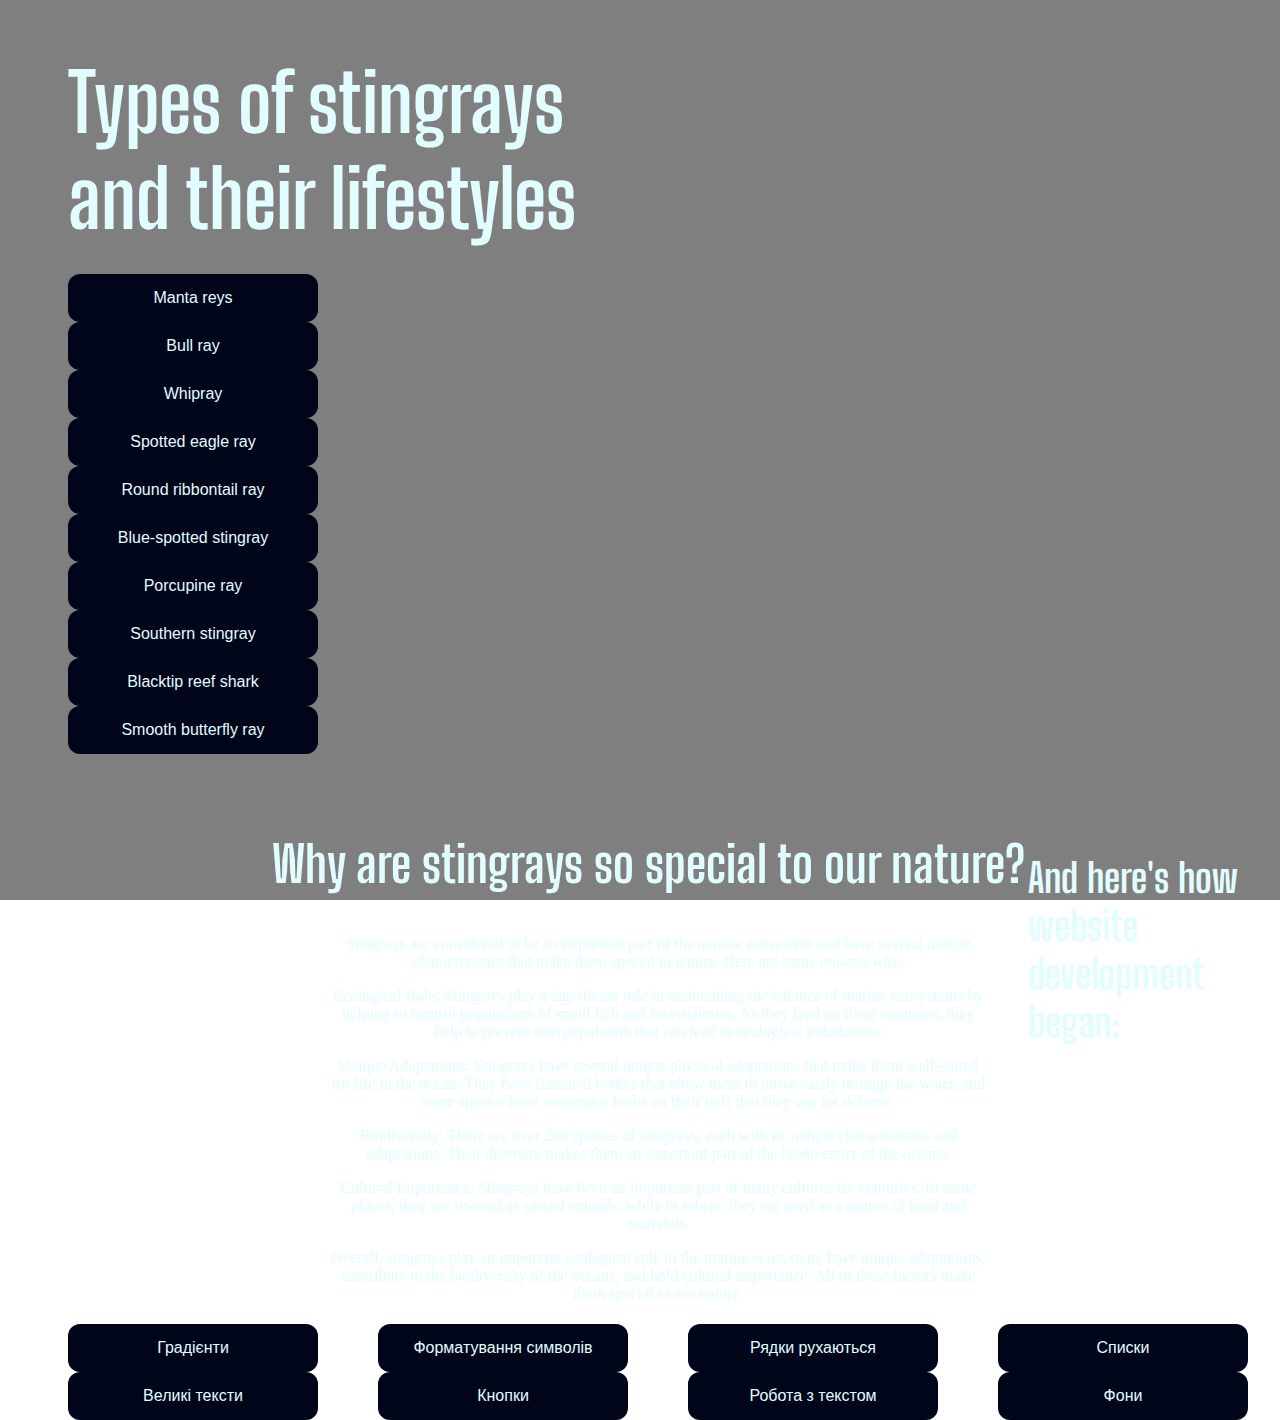
<file: index.html>
<!DOCTYPE html>
<html>
<head>
	<meta charset="utf-8">
	<meta name="viewport" content="width=device-width, initial-scale=1">
	<title>Graduation work</title>
	<link rel="stylesheet" type="text/css" href="файл.css">
	<link rel="icon" type="text/css" href="https://cdn-icons-png.flaticon.com/512/47/47440.png">
</head>
<body>
<header><h1>Types of stingrays and their lifestyles</h1></header>
<div id="er">
	<a href="Manta%20reys.html"><button class="button">Manta reys</button></a>
	<a href="Bull%20ray.html"><button class="button">Bull ray</button></a>
	<a href="Whipray.html"><button class="button">Whipray</button></a>
	<a href="Spotted%20eagle%20ray.html"><button class="button">Spotted eagle ray</button></a>
	<a href="Round%20ribbontail%20ray.html"><button class="button">Round ribbontail ray</button></a>
	<a href="file:///D:/tt/%D1%81%D0%B0%D0%B9%D1%82%20n/Blue-spotted%20stingray.html"><button class="button">Blue-spotted stingray</button></a>
	<a href="file:///D:/tt/%D1%81%D0%B0%D0%B9%D1%82%20n/Porcupine%20ray.html"><button class="button">Porcupine ray</button></a>
	<a href="file:///D:/tt/%D1%81%D0%B0%D0%B9%D1%82%20n/Southern%20stingray.html"><button class="button">Southern stingray</button></a>
	<a href="file:///D:/tt/%D1%81%D0%B0%D0%B9%D1%82%20n/Blacktip%20reef%20sharks.html"><button class="button">Blacktip reef shark</button></a>
	<a href="file:///D:/tt/%D1%81%D0%B0%D0%B9%D1%82%20n/Smooth%20butterfly%20ray.html"><button class="button">Smooth butterfly ray</button></a>
</div>
<div id="text">
	<h2>Why are stingrays so special to our nature?</h2>
    <p>Stingrays are considered to be an important part of the marine ecosystem and have several unique characteristics that make them special to nature. Here are some reasons why:</p>

    <p>Ecological Role: Stingrays play a significant role in maintaining the balance of marine ecosystems by helping to control populations of small fish and invertebrates. As they feed on these creatures, they help to prevent overpopulation that can lead to ecological imbalances.</p>

    <p>Unique Adaptations: Stingrays have several unique physical adaptations that make them well-suited for life in the ocean. They have flattened bodies that allow them to move easily through the water, and some species have venomous barbs on their tails that they use for defense.</p>

    <p>Biodiversity: There are over 200 species of stingrays, each with its unique characteristics and adaptations. Their diversity makes them an important part of the biodiversity of the oceans.</p>

    <p>Cultural Importance: Stingrays have been an important part of many cultures for centuries. In some places, they are revered as sacred animals, while in others, they are used as a source of food and materials.</p>

    <p>Overall, stingrays play an important ecological role in the marine ecosystem, have unique adaptations, contribute to the biodiversity of the oceans, and hold cultural importance. All of these factors make them special to our nature.</p>
	</div>
	<div id="works">
		<h3>And here's how website development began:</h3>
        <a href="%D1%83%D1%80%D0%BE%D0%BA%D0%B8"><button class="button">Градієнти</button></a>
        <a href="%D1%83%D1%80%D0%BE%D0%BA%D0%B8"><button class="button">Форматування символів</button></a>
        <a href="%D1%83%D1%80%D0%BE%D0%BA%D0%B8"><button class="button">Рядки рухаються</button></a>
        <a href="%D1%83%D1%80%D0%BE%D0%BA%D0%B8"><button class="button">Списки</button></a>
        <a href="%D1%83%D1%80%D0%BE%D0%BA%D0%B8"><button class="button">Великі тексти</button></a>
        <a href="%D1%83%D1%80%D0%BE%D0%BA%D0%B8"><button class="button">Кнопки</button></a>
        <a href="%D1%83%D1%80%D0%BE%D0%BA%D0%B8"><button class="button">Робота з текстом</button></a>	
        <a href="%D1%83%D1%80%D0%BE%D0%BA%D0%B8/2%D1%84%D0%BE%D0%BD%D0%B8.html"><button class="button">Фони</button></a>
    </div>
</body>
</html>
</file>
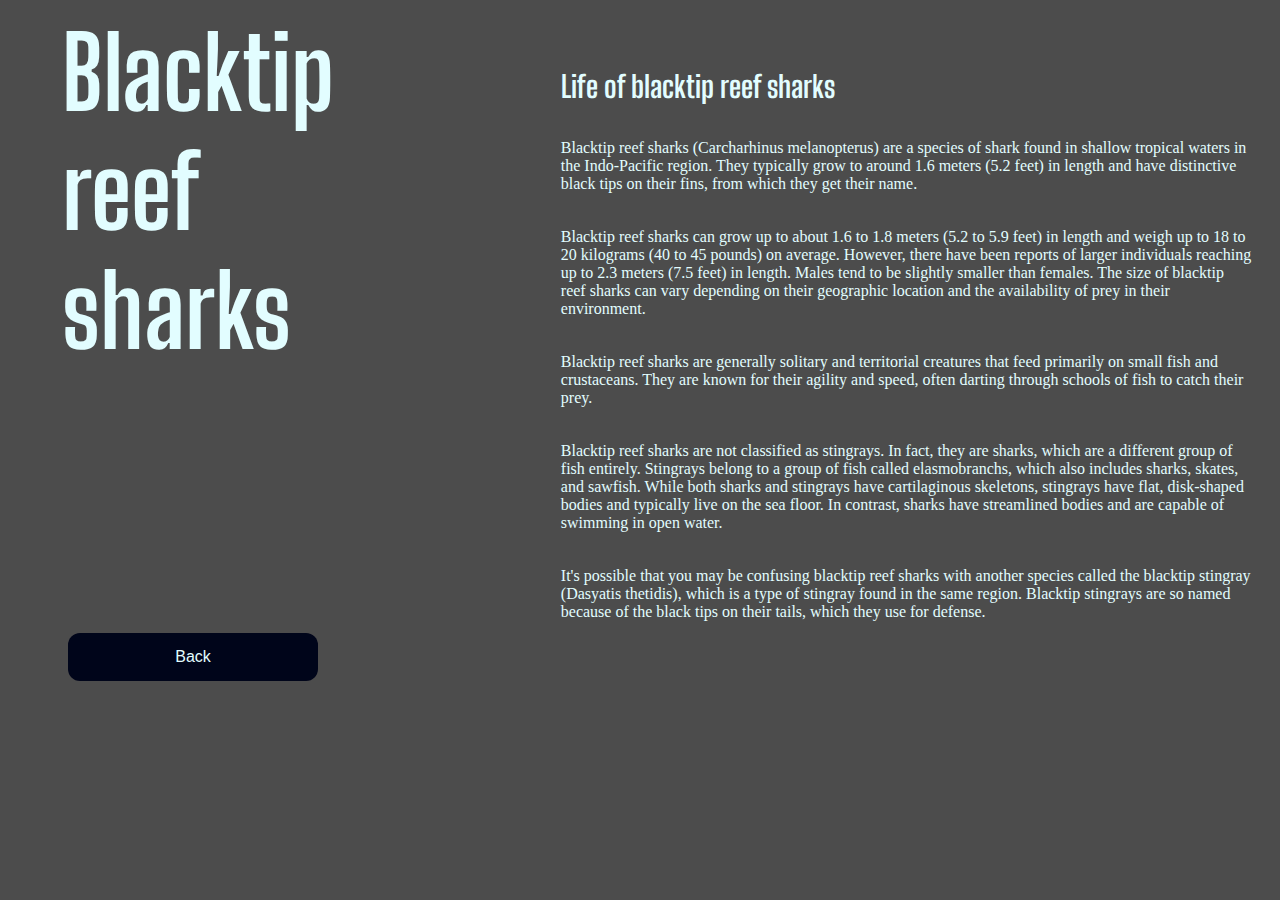
<file: Blacktip reef sharks.html>
</head><!DOCTYPE html>
<html>
<head>
	<meta charset="utf-8">
	<meta name="viewport" content="width=device-width, initial-scale=1">
	<title>Blacktip reef sharks</title>
	<link rel="stylesheet" type="text/css" href="Blacktip reef sharks.css">
	<link rel="icon" type="text/css" href="https://cdn-icons-png.flaticon.com/512/47/47440.png">
	<style type="text/css">
		.button{
              background-color: #00051A; 
              color: #e2fdff;
              padding: 15px 32px;
              text-align: center;
              display: inline-block;
              font-size: 16px;
              float: left;
              border: 4px #86432d;
              margin-left: 60px;
              size: 70px;
              border-radius: 12px;
              width: 250px;
		}
		.button:hover{
			background-color: #001024;
			color: #b3faff;
			box-shadow: 0 12px 16px 0 rgba(0,0,0,0.5), 0 17px 50px 0 rgba(0,0,0,0.2);
		}
	</style>
<body>
<header><h1>Blacktip reef sharks</h1></header>

<footer><h2>Life of blacktip reef sharks</h2>

	<p>Blacktip reef sharks (Carcharhinus melanopterus) are a species of shark found in shallow tropical waters in the Indo-Pacific region. They typically grow to around 1.6 meters (5.2 feet) in length and have distinctive black tips on their fins, from which they get their name.</p>
	
	<p>Blacktip reef sharks can grow up to about 1.6 to 1.8 meters (5.2 to 5.9 feet) in length and weigh up to 18 to 20 kilograms (40 to 45 pounds) on average. However, there have been reports of larger individuals reaching up to 2.3 meters (7.5 feet) in length. Males tend to be slightly smaller than females. The size of blacktip reef sharks can vary depending on their geographic location and the availability of prey in their environment.</p>
	
	<p>Blacktip reef sharks are generally solitary and territorial creatures that feed primarily on small fish and crustaceans. They are known for their agility and speed, often darting through schools of fish to catch their prey.</p>
	
	<p>Blacktip reef sharks are not classified as stingrays. In fact, they are sharks, which are a different group of fish entirely. Stingrays belong to a group of fish called elasmobranchs, which also includes sharks, skates, and sawfish. While both sharks and stingrays have cartilaginous skeletons, stingrays have flat, disk-shaped bodies and typically live on the sea floor. In contrast, sharks have streamlined bodies and are capable of swimming in open water.</p>

	<p>It's possible that you may be confusing blacktip reef sharks with another species called the blacktip stingray (Dasyatis thetidis), which is a type of stingray found in the same region. Blacktip stingrays are so named because of the black tips on their tails, which they use for defense.</p>
</footer>

<div id="menu">
	<a href="file:///D:/tt/%D1%81%D0%B0%D0%B9%D1%82%20n/%D0%BE%D1%81%D0%BD%D0%BE%D0%B2%D0%B0.html"><button class="button">Back</button></a>
</div>

</body>
</html>
</file>
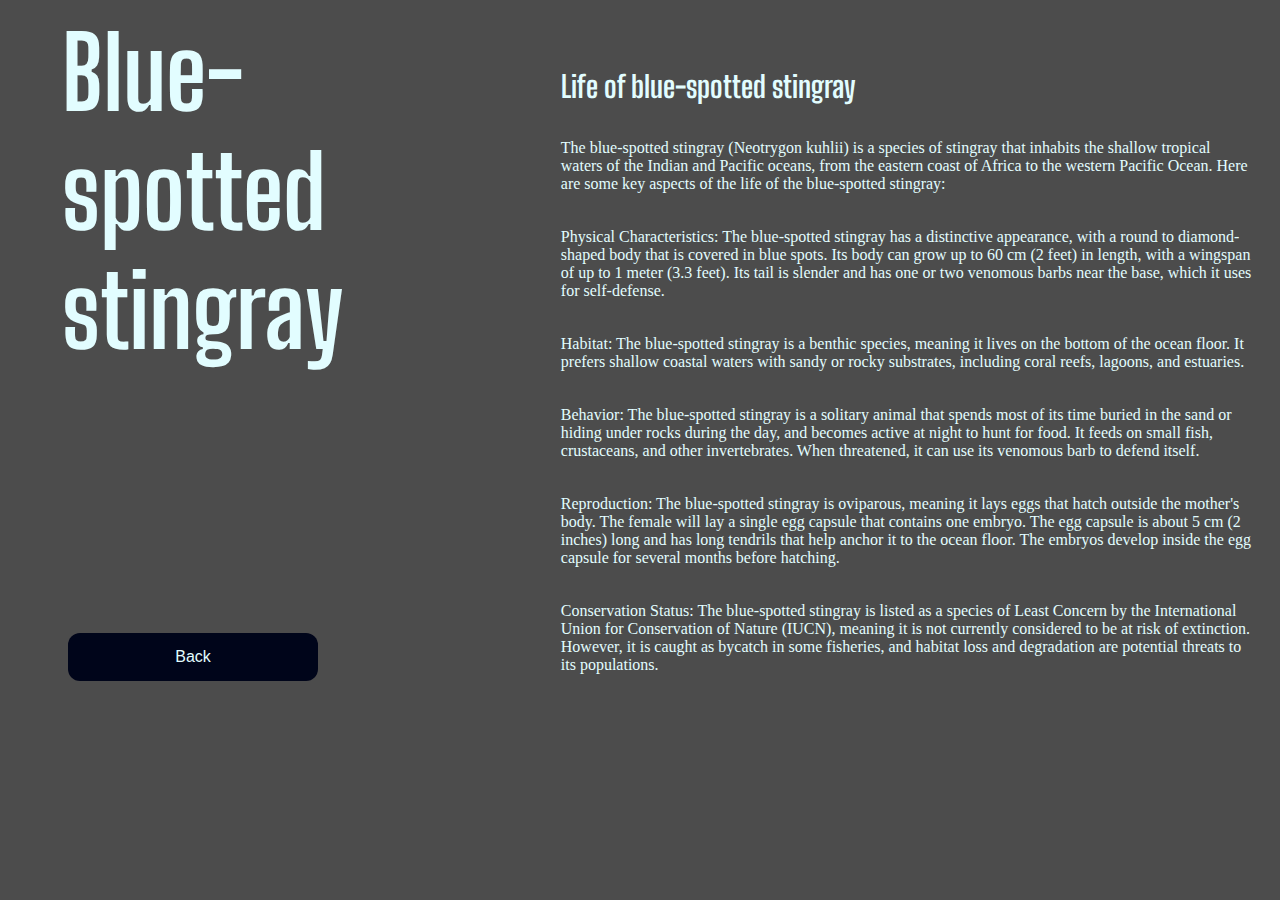
<file: Blue-spotted stingray.html>
<!DOCTYPE html>
<html>
<head>
	<meta charset="utf-8">
	<meta name="viewport" content="width=device-width, initial-scale=1">
	<title>Blue-spotted stingray</title>
	<link rel="stylesheet" type="text/css" href="Blue-spotted stingray.css">
	<link rel="icon" type="text/css" href="https://cdn-icons-png.flaticon.com/512/47/47440.png">
	<style type="text/css">
		.button{
              background-color: #00051A; 
              color: #e2fdff;
              padding: 15px 32px;
              text-align: center;
              display: inline-block;
              font-size: 16px;
              float: left;
              border: 4px #86432d;
              margin-left: 60px;
              size: 70px;
              border-radius: 12px;
              width: 250px;
		}
		.button:hover{
			background-color: #001024;
			color: #b3faff;
			box-shadow: 0 12px 16px 0 rgba(0,0,0,0.5), 0 17px 50px 0 rgba(0,0,0,0.2);
		}
	</style>
</head>
<body>
<header><h1>Blue-spotted stingray</h1></header>

<footer><h2>Life of blue-spotted stingray</h2>

	<p>The blue-spotted stingray (Neotrygon kuhlii) is a species of stingray that inhabits the shallow tropical waters of the Indian and Pacific oceans, from the eastern coast of Africa to the western Pacific Ocean. Here are some key aspects of the life of the blue-spotted stingray:</p>
	
	<p>Physical Characteristics:
    The blue-spotted stingray has a distinctive appearance, with a round to diamond-shaped body that is covered in blue spots. Its body can grow up to 60 cm (2 feet) in length, with a wingspan of up to 1 meter (3.3 feet). Its tail is slender and has one or two venomous barbs near the base, which it uses for self-defense.</p>
	
	<p>Habitat:
    The blue-spotted stingray is a benthic species, meaning it lives on the bottom of the ocean floor. It prefers shallow coastal waters with sandy or rocky substrates, including coral reefs, lagoons, and estuaries.</p>
	
	<p>Behavior:
    The blue-spotted stingray is a solitary animal that spends most of its time buried in the sand or hiding under rocks during the day, and becomes active at night to hunt for food. It feeds on small fish, crustaceans, and other invertebrates. When threatened, it can use its venomous barb to defend itself.</p>

	<p>Reproduction:
    The blue-spotted stingray is oviparous, meaning it lays eggs that hatch outside the mother's body. The female will lay a single egg capsule that contains one embryo. The egg capsule is about 5 cm (2 inches) long and has long tendrils that help anchor it to the ocean floor. The embryos develop inside the egg capsule for several months before hatching.</p>

	<p>Conservation Status:
    The blue-spotted stingray is listed as a species of Least Concern by the International Union for Conservation of Nature (IUCN), meaning it is not currently considered to be at risk of extinction. However, it is caught as bycatch in some fisheries, and habitat loss and degradation are potential threats to its populations.</p>
</footer>

<div id="menu">
	<a href="file:///D:/tt/%D1%81%D0%B0%D0%B9%D1%82%20n/%D0%BE%D1%81%D0%BD%D0%BE%D0%B2%D0%B0.html"><button class="button">Back</button></a>
</div>

</body>
</html>
</file>
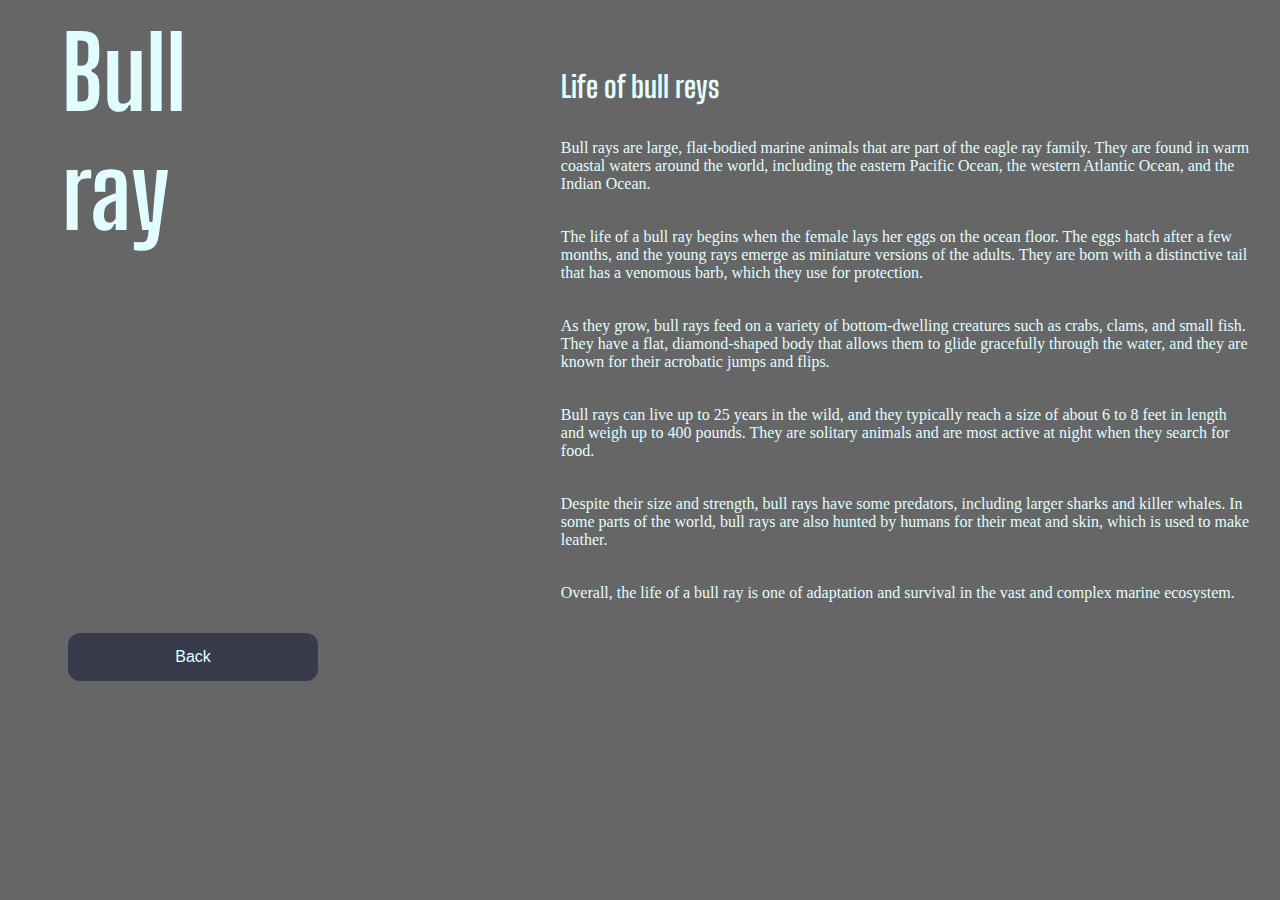
<file: Bull ray.html>
<!DOCTYPE html>
<html>
<head>
	<meta charset="utf-8">
	<meta name="viewport" content="width=device-width, initial-scale=1">
	<title>Bull ray</title>
	<link rel="stylesheet" type="text/css" href="Bull ray.css">
	<link rel="icon" type="text/css" href="https://cdn-icons-png.flaticon.com/512/47/47440.png">
	<style type="text/css">
		.button{
              background-color: #373B4C; 
              color: #e2fdff;
              padding: 15px 32px;
              text-align: center;
              display: inline-block;
              font-size: 16px;
              float: left;
              border: 4px #86432d;
              margin-left: 60px;
              size: 70px;
              border-radius: 12px;
              width: 250px;
		}
		.button:hover{
			background-color: #292D3E;
			color: #525563;
			box-shadow: 0 12px 16px 0 rgba(0,0,0,0.5), 0 17px 50px 0 rgba(0,0,0,0.2);
		}
	</style>
</head>
<body>
<header><h1>Bull ray</h1></header>

<footer><h2>Life of bull reys</h2>

	<p>Bull rays are large, flat-bodied marine animals that are part of the eagle ray family. They are found in warm coastal waters around the world, including the eastern Pacific Ocean, the western Atlantic Ocean, and the Indian Ocean.</p>
	
	<p>The life of a bull ray begins when the female lays her eggs on the ocean floor. The eggs hatch after a few months, and the young rays emerge as miniature versions of the adults. They are born with a distinctive tail that has a venomous barb, which they use for protection.</p>
	
	<p>As they grow, bull rays feed on a variety of bottom-dwelling creatures such as crabs, clams, and small fish. They have a flat, diamond-shaped body that allows them to glide gracefully through the water, and they are known for their acrobatic jumps and flips.</p>
	
	<p>Bull rays can live up to 25 years in the wild, and they typically reach a size of about 6 to 8 feet in length and weigh up to 400 pounds. They are solitary animals and are most active at night when they search for food.</p>

	<p>Despite their size and strength, bull rays have some predators, including larger sharks and killer whales. In some parts of the world, bull rays are also hunted by humans for their meat and skin, which is used to make leather.</p>

	<p>Overall, the life of a bull ray is one of adaptation and survival in the vast and complex marine ecosystem.</p>
</footer>

<div id="menu">
	<a href="file:///D:/tt/%D1%81%D0%B0%D0%B9%D1%82%20n/%D0%BE%D1%81%D0%BD%D0%BE%D0%B2%D0%B0.html"><button class="button">Back</button></a>
</div>
</body>
</html>
</file>
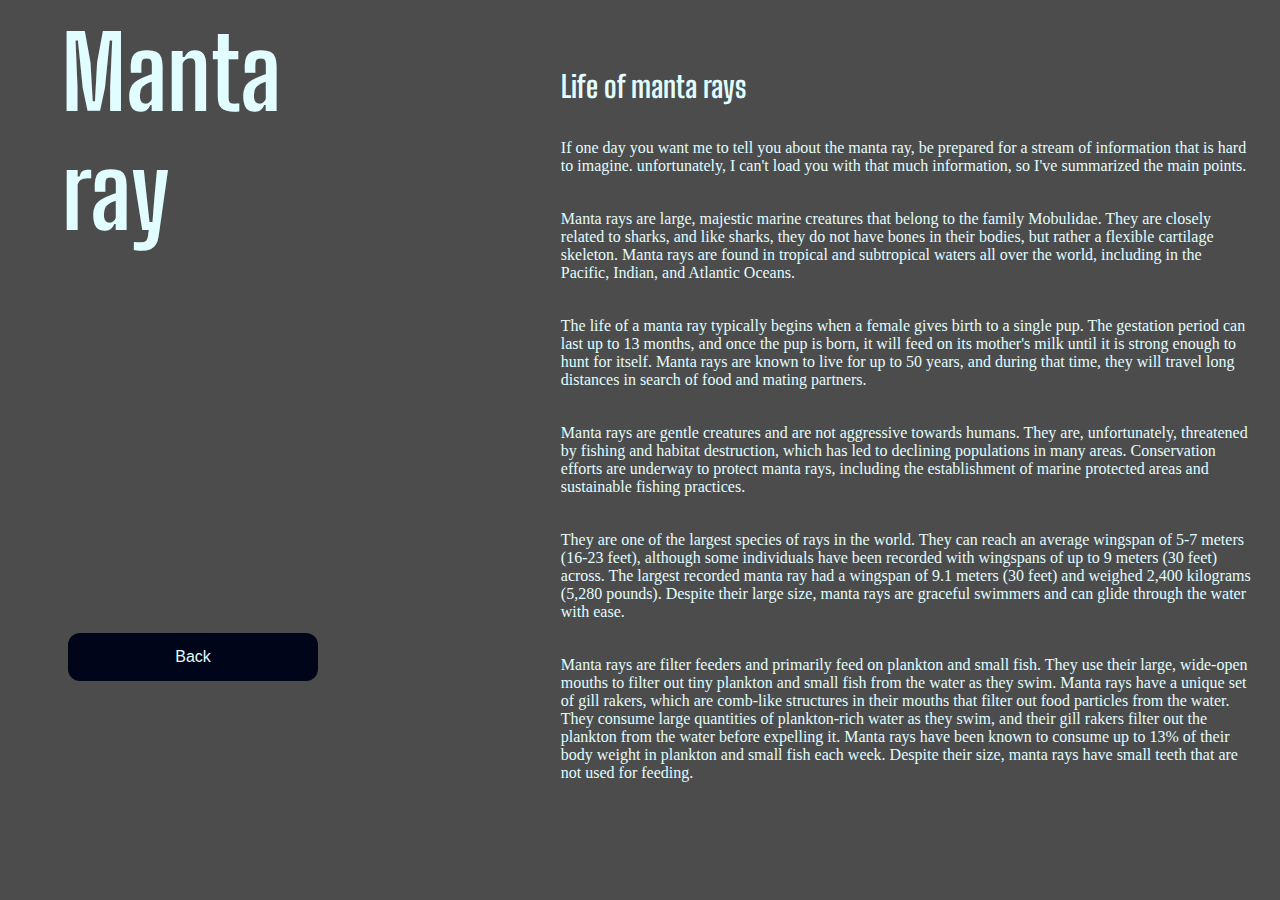
<file: Manta reys.html>
</head><!DOCTYPE html>
<html>
<head>
	<meta charset="utf-8">
	<meta name="viewport" content="width=device-width, initial-scale=1">
	<title>Manta ray</title>
	<link rel="stylesheet" type="text/css" href="mantarey.css">
	<link rel="icon" type="text/css" href="https://cdn-icons-png.flaticon.com/512/47/47440.png">
	<style type="text/css">
		.button{
              background-color: #00051A; 
              color: #e2fdff;
              padding: 15px 32px;
              text-align: center;
              display: inline-block;
              font-size: 16px;
              float: left;
              border: 4px #86432d;
              margin-left: 60px;
              size: 70px;
              border-radius: 12px;
              width: 250px;
		}
		.button:hover{
			background-color: #001024;
			color: #b3faff;
			box-shadow: 0 12px 16px 0 rgba(0,0,0,0.5), 0 17px 50px 0 rgba(0,0,0,0.2);
		}
	</style>
<body>
<header><h1>Manta ray</h1></header>

<footer><h2>Life of manta rays</h2>

	<p>If one day you want me to tell you about the manta ray, be prepared for a stream of information that is hard to imagine. unfortunately, I can't load you with that much information, so I've summarized the main points.</p>
	
	<p>Manta rays are large, majestic marine creatures that belong to the family Mobulidae. They are closely related to sharks, and like sharks, they do not have bones in their bodies, but rather a flexible cartilage skeleton. Manta rays are found in tropical and subtropical waters all over the world, including in the Pacific, Indian, and Atlantic Oceans.</p>
	
	<p>The life of a manta ray typically begins when a female gives birth to a single pup. The gestation period can last up to 13 months, and once the pup is born, it will feed on its mother's milk until it is strong enough to hunt for itself. Manta rays are known to live for up to 50 years, and during that time, they will travel long distances in search of food and mating partners.</p>
	
	<p>Manta rays are gentle creatures and are not aggressive towards humans. They are, unfortunately, threatened by fishing and habitat destruction, which has led to declining populations in many areas. Conservation efforts are underway to protect manta rays, including the establishment of marine protected areas and sustainable fishing practices.</p>

	<p>They are one of the largest species of rays in the world. They can reach an average wingspan of 5-7 meters (16-23 feet), although some individuals have been recorded with wingspans of up to 9 meters (30 feet) across. The largest recorded manta ray had a wingspan of 9.1 meters (30 feet) and weighed 2,400 kilograms (5,280 pounds). Despite their large size, manta rays are graceful swimmers and can glide through the water with ease.</p>

	<p>Manta rays are filter feeders and primarily feed on plankton and small fish. They use their large, wide-open mouths to filter out tiny plankton and small fish from the water as they swim. Manta rays have a unique set of gill rakers, which are comb-like structures in their mouths that filter out food particles from the water. They consume large quantities of plankton-rich water as they swim, and their gill rakers filter out the plankton from the water before expelling it. Manta rays have been known to consume up to 13% of their body weight in plankton and small fish each week. Despite their size, manta rays have small teeth that are not used for feeding.</p>
</footer>

<div id="menu">
	<a href="file:///D:/tt/%D1%81%D0%B0%D0%B9%D1%82%20n/%D0%BE%D1%81%D0%BD%D0%BE%D0%B2%D0%B0.html"><button class="button">Back</button></a>
</div>

</body>
</html>
</file>
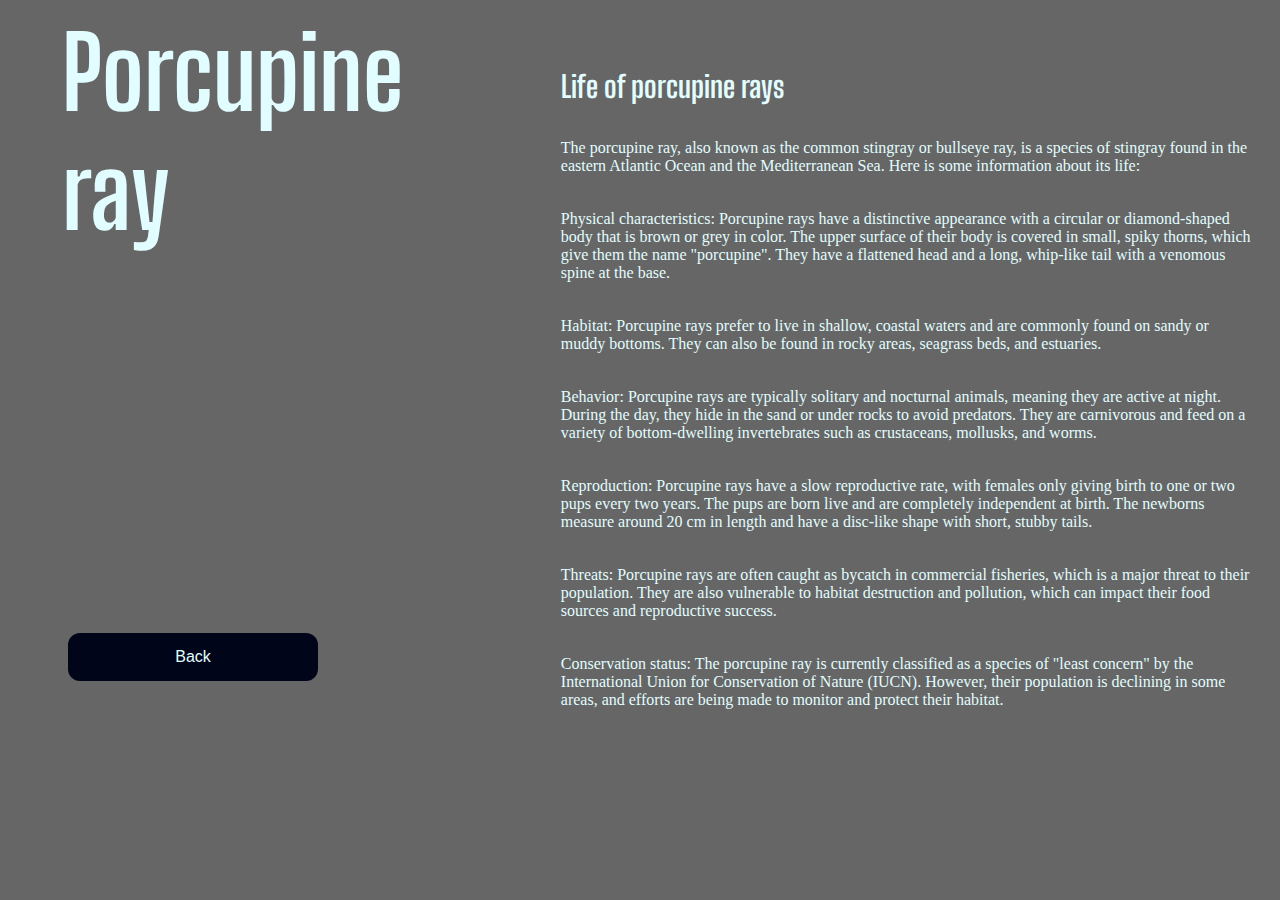
<file: Porcupine ray.html>
</head><!DOCTYPE html>
<html>
<head>
	<meta charset="utf-8">
	<meta name="viewport" content="width=device-width, initial-scale=1">
	<title>Porcupine ray</title>
	<link rel="stylesheet" type="text/css" href="Porcupine ray.css">
	<link rel="icon" type="text/css" href="https://cdn-icons-png.flaticon.com/512/47/47440.png">
	<style type="text/css">
		.button{
              background-color: #00051A; 
              color: #e2fdff;
              padding: 15px 32px;
              text-align: center;
              display: inline-block;
              font-size: 16px;
              float: left;
              border: 4px #86432d;
              margin-left: 60px;
              size: 70px;
              border-radius: 12px;
              width: 250px;
		}
		.button:hover{
			background-color: #001024;
			color: #b3faff;
			box-shadow: 0 12px 16px 0 rgba(0,0,0,0.5), 0 17px 50px 0 rgba(0,0,0,0.2);
		}
	</style>
<body>
<header><h1>Porcupine ray</h1></header>

<footer><h2>Life of porcupine rays</h2>

	<p>The porcupine ray, also known as the common stingray or bullseye ray, is a species of stingray found in the eastern Atlantic Ocean and the Mediterranean Sea. Here is some information about its life:</p>
	
	<p>Physical characteristics:
    Porcupine rays have a distinctive appearance with a circular or diamond-shaped body that is brown or grey in color. The upper surface of their body is covered in small, spiky thorns, which give them the name "porcupine". They have a flattened head and a long, whip-like tail with a venomous spine at the base.</p>
	
	<p>Habitat:
    Porcupine rays prefer to live in shallow, coastal waters and are commonly found on sandy or muddy bottoms. They can also be found in rocky areas, seagrass beds, and estuaries.</p>
	
	<p>Behavior:
    Porcupine rays are typically solitary and nocturnal animals, meaning they are active at night. During the day, they hide in the sand or under rocks to avoid predators. They are carnivorous and feed on a variety of bottom-dwelling invertebrates such as crustaceans, mollusks, and worms.</p>

	<p>Reproduction:
    Porcupine rays have a slow reproductive rate, with females only giving birth to one or two pups every two years. The pups are born live and are completely independent at birth. The newborns measure around 20 cm in length and have a disc-like shape with short, stubby tails.</p>

	<p>Threats:
    Porcupine rays are often caught as bycatch in commercial fisheries, which is a major threat to their population. They are also vulnerable to habitat destruction and pollution, which can impact their food sources and reproductive success.</p>

    <p>Conservation status:
    The porcupine ray is currently classified as a species of "least concern" by the International Union for Conservation of Nature (IUCN). However, their population is declining in some areas, and efforts are being made to monitor and protect their habitat.</p>

</footer>

<div id="menu">
	<a href="file:///D:/tt/%D1%81%D0%B0%D0%B9%D1%82%20n/%D0%BE%D1%81%D0%BD%D0%BE%D0%B2%D0%B0.html"><button class="button">Back</button></a>
</div>

</body>
</html>
</file>
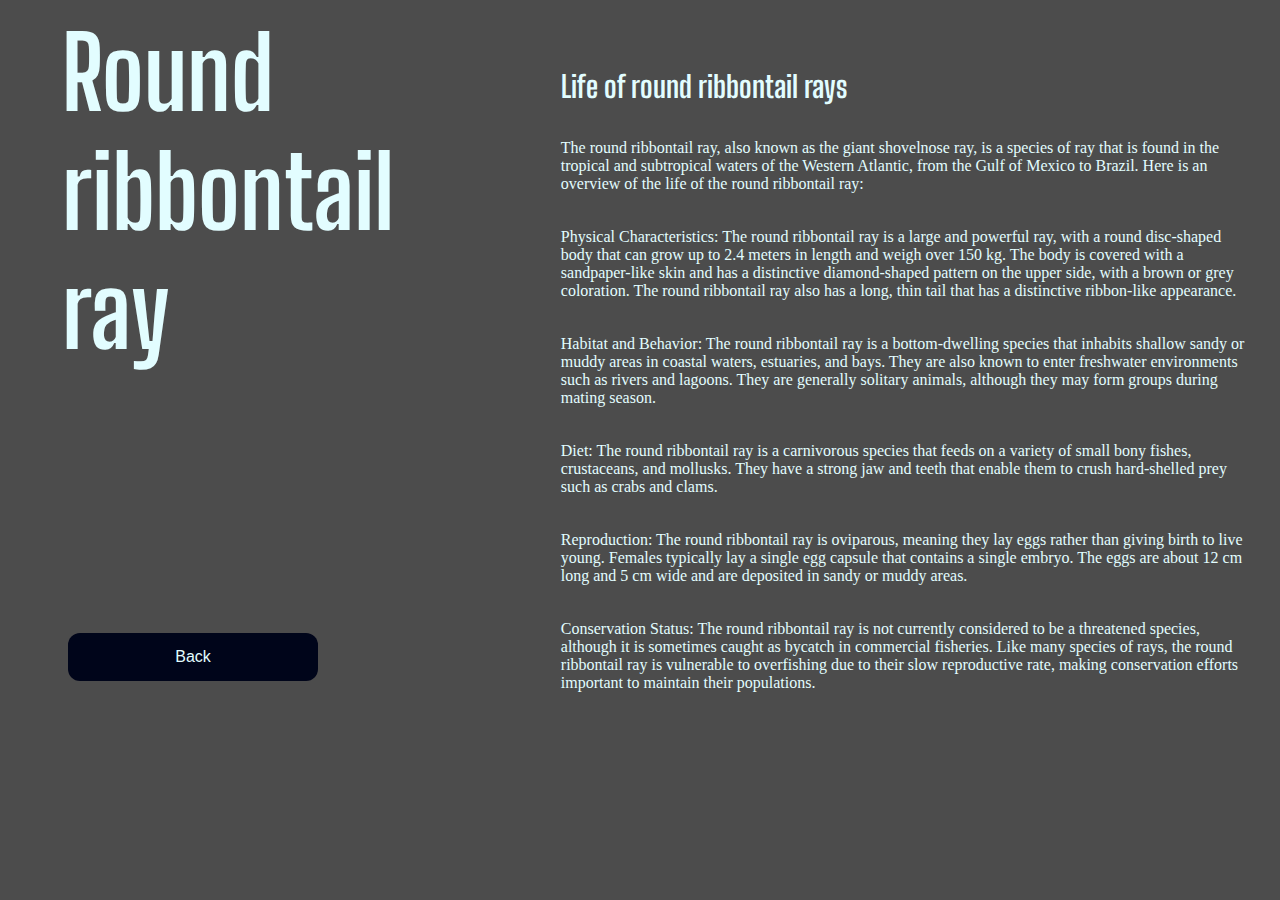
<file: Round ribbontail ray.html>
<!DOCTYPE html>
<html>
<head>
	<meta charset="utf-8">
	<meta name="viewport" content="width=device-width, initial-scale=1">
	<title>Round ribbontail ray</title>
	<link rel="stylesheet" type="text/css" href="Round ribbontail ray.css">
	<link rel="icon" type="text/css" href="https://cdn-icons-png.flaticon.com/512/47/47440.png">
	<style type="text/css">
		.button{
              background-color: #00051A; 
              color: #e2fdff;
              padding: 15px 32px;
              text-align: center;
              display: inline-block;
              font-size: 16px;
              float: left;
              border: 4px #86432d;
              margin-left: 60px;
              size: 70px;
              border-radius: 12px;
              width: 250px;
		}
		.button:hover{
			background-color: #001024;
			color: #b3faff;
			box-shadow: 0 12px 16px 0 rgba(0,0,0,0.5), 0 17px 50px 0 rgba(0,0,0,0.2);
		}
	</style>
</head>
<body>
<header><h1>Round ribbontail ray</h1></header>

<footer><h2>Life of round ribbontail rays</h2>

	<p>The round ribbontail ray, also known as the giant shovelnose ray, is a species of ray that is found in the tropical and subtropical waters of the Western Atlantic, from the Gulf of Mexico to Brazil. Here is an overview of the life of the round ribbontail ray:</p>
	
	<p>Physical Characteristics:
    The round ribbontail ray is a large and powerful ray, with a round disc-shaped body that can grow up to 2.4 meters in length and weigh over 150 kg. The body is covered with a sandpaper-like skin and has a distinctive diamond-shaped pattern on the upper side, with a brown or grey coloration. The round ribbontail ray also has a long, thin tail that has a distinctive ribbon-like appearance.</p>
	
	<p>Habitat and Behavior:
    The round ribbontail ray is a bottom-dwelling species that inhabits shallow sandy or muddy areas in coastal waters, estuaries, and bays. They are also known to enter freshwater environments such as rivers and lagoons. They are generally solitary animals, although they may form groups during mating season.</p>
	
	<p>Diet:
    The round ribbontail ray is a carnivorous species that feeds on a variety of small bony fishes, crustaceans, and mollusks. They have a strong jaw and teeth that enable them to crush hard-shelled prey such as crabs and clams.</p>

	<p>Reproduction:
    The round ribbontail ray is oviparous, meaning they lay eggs rather than giving birth to live young. Females typically lay a single egg capsule that contains a single embryo. The eggs are about 12 cm long and 5 cm wide and are deposited in sandy or muddy areas.</p>

	<p>Conservation Status:
    The round ribbontail ray is not currently considered to be a threatened species, although it is sometimes caught as bycatch in commercial fisheries. Like many species of rays, the round ribbontail ray is vulnerable to overfishing due to their slow reproductive rate, making conservation efforts important to maintain their populations.</p>
</footer>

<div id="menu">
	<a href="file:///D:/tt/%D1%81%D0%B0%D0%B9%D1%82%20n/%D0%BE%D1%81%D0%BD%D0%BE%D0%B2%D0%B0.html"><button class="button">Back</button></a>
</div>

</body>
</html>
</file>
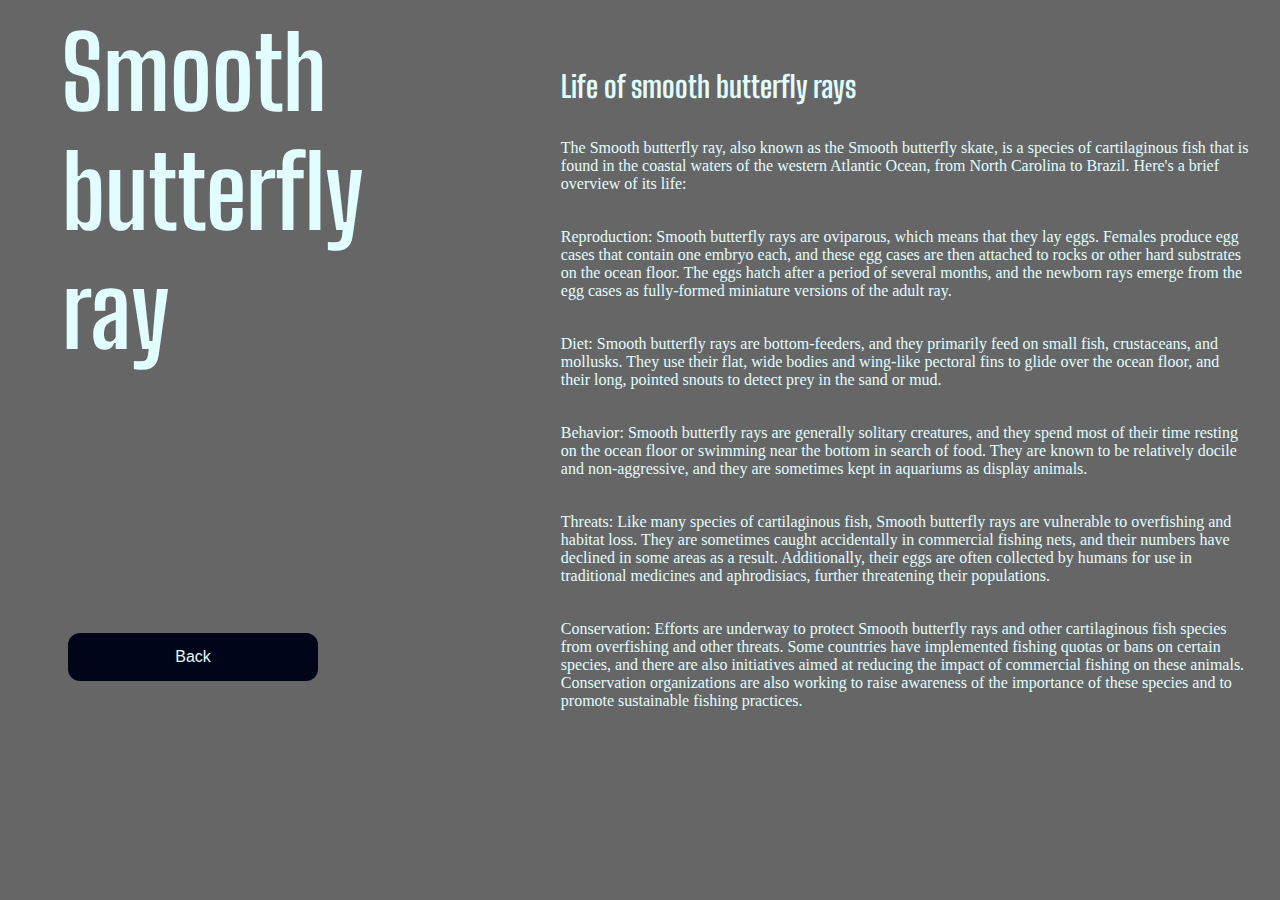
<file: Smooth butterfly ray.html>
</head><!DOCTYPE html>
<html>
<head>
	<meta charset="utf-8">
	<meta name="viewport" content="width=device-width, initial-scale=1">
	<title>Smooth butterfly ray</title>
	<link rel="stylesheet" type="text/css" href="Smooth butterfly ray.css">
	<link rel="icon" type="text/css" href="https://cdn-icons-png.flaticon.com/512/47/47440.png">
	<style type="text/css">
		.button{
              background-color: #00051A; 
              color: #e2fdff;
              padding: 15px 32px;
              text-align: center;
              display: inline-block;
              font-size: 16px;
              float: left;
              border: 4px #86432d;
              margin-left: 60px;
              size: 70px;
              border-radius: 12px;
              width: 250px;
		}
		.button:hover{
			background-color: #001024;
			color: #b3faff;
			box-shadow: 0 12px 16px 0 rgba(0,0,0,0.5), 0 17px 50px 0 rgba(0,0,0,0.2);
		}
	</style>
<body>
<header><h1>Smooth butterfly ray</h1></header>

<footer><h2>Life of smooth butterfly rays</h2>

	<p>The Smooth butterfly ray, also known as the Smooth butterfly skate, is a species of cartilaginous fish that is found in the coastal waters of the western Atlantic Ocean, from North Carolina to Brazil. Here's a brief overview of its life:</p>
	
	<p>Reproduction: Smooth butterfly rays are oviparous, which means that they lay eggs. Females produce egg cases that contain one embryo each, and these egg cases are then attached to rocks or other hard substrates on the ocean floor. The eggs hatch after a period of several months, and the newborn rays emerge from the egg cases as fully-formed miniature versions of the adult ray.</p>
	
	<p>Diet: Smooth butterfly rays are bottom-feeders, and they primarily feed on small fish, crustaceans, and mollusks. They use their flat, wide bodies and wing-like pectoral fins to glide over the ocean floor, and their long, pointed snouts to detect prey in the sand or mud.</p>
	
	<p>Behavior: Smooth butterfly rays are generally solitary creatures, and they spend most of their time resting on the ocean floor or swimming near the bottom in search of food. They are known to be relatively docile and non-aggressive, and they are sometimes kept in aquariums as display animals.</p>

	<p>Threats: Like many species of cartilaginous fish, Smooth butterfly rays are vulnerable to overfishing and habitat loss. They are sometimes caught accidentally in commercial fishing nets, and their numbers have declined in some areas as a result. Additionally, their eggs are often collected by humans for use in traditional medicines and aphrodisiacs, further threatening their populations.</p>

	<p>Conservation: Efforts are underway to protect Smooth butterfly rays and other cartilaginous fish species from overfishing and other threats. Some countries have implemented fishing quotas or bans on certain species, and there are also initiatives aimed at reducing the impact of commercial fishing on these animals. Conservation organizations are also working to raise awareness of the importance of these species and to promote sustainable fishing practices.</p>
</footer>

<div id="menu">
	<a href="file:///D:/tt/%D1%81%D0%B0%D0%B9%D1%82%20n/%D0%BE%D1%81%D0%BD%D0%BE%D0%B2%D0%B0.html"><button class="button">Back</button></a>
</div>

</body>
</html>
</file>
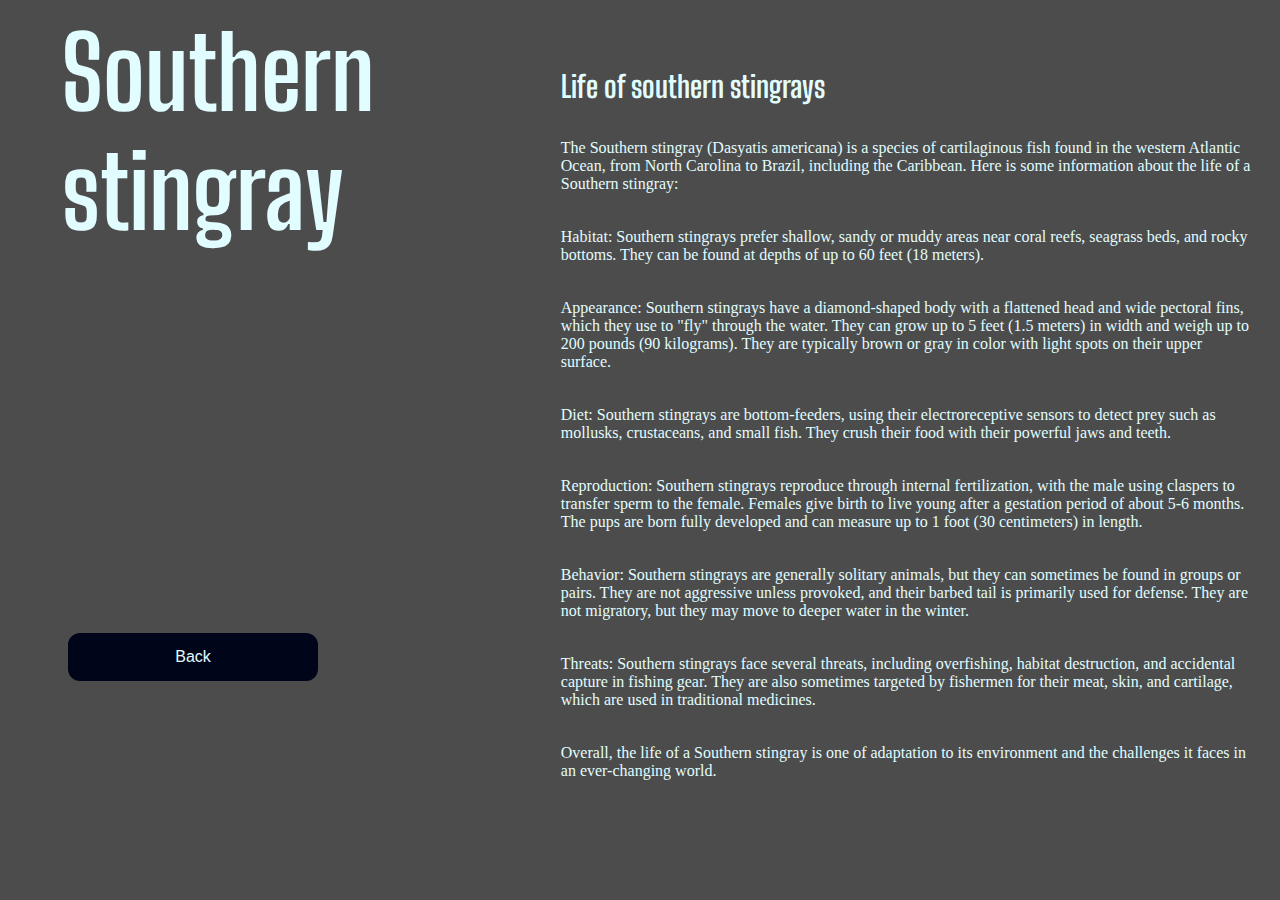
<file: Southern stingray.html>
</head><!DOCTYPE html>
<html>
<head>
	<meta charset="utf-8">
	<meta name="viewport" content="width=device-width, initial-scale=1">
	<title>Southern stingray</title>
	<link rel="stylesheet" type="text/css" href="Southern stingray.css">
	<link rel="icon" type="text/css" href="https://cdn-icons-png.flaticon.com/512/47/47440.png">
	<style type="text/css">
		.button{
              background-color: #00051A; 
              color: #e2fdff;
              padding: 15px 32px;
              text-align: center;
              display: inline-block;
              font-size: 16px;
              float: left;
              border: 4px #86432d;
              margin-left: 60px;
              size: 70px;
              border-radius: 12px;
              width: 250px;
		}
		.button:hover{
			background-color: #001024;
			color: #b3faff;
			box-shadow: 0 12px 16px 0 rgba(0,0,0,0.5), 0 17px 50px 0 rgba(0,0,0,0.2);
		}
	</style>
<body>
<header><h1>Southern stingray</h1></header>

<footer><h2>Life of southern stingrays</h2>

	<p>The Southern stingray (Dasyatis americana) is a species of cartilaginous fish found in the western Atlantic Ocean, from North Carolina to Brazil, including the Caribbean. Here is some information about the life of a Southern stingray:</p>
	
	<p>Habitat: Southern stingrays prefer shallow, sandy or muddy areas near coral reefs, seagrass beds, and rocky bottoms. They can be found at depths of up to 60 feet (18 meters).</p>
	
	<p>Appearance: Southern stingrays have a diamond-shaped body with a flattened head and wide pectoral fins, which they use to "fly" through the water. They can grow up to 5 feet (1.5 meters) in width and weigh up to 200 pounds (90 kilograms). They are typically brown or gray in color with light spots on their upper surface.</p>
	
	<p>Diet: Southern stingrays are bottom-feeders, using their electroreceptive sensors to detect prey such as mollusks, crustaceans, and small fish. They crush their food with their powerful jaws and teeth.</p>

	<p>Reproduction: Southern stingrays reproduce through internal fertilization, with the male using claspers to transfer sperm to the female. Females give birth to live young after a gestation period of about 5-6 months. The pups are born fully developed and can measure up to 1 foot (30 centimeters) in length.</p>

	<p>Behavior: Southern stingrays are generally solitary animals, but they can sometimes be found in groups or pairs. They are not aggressive unless provoked, and their barbed tail is primarily used for defense. They are not migratory, but they may move to deeper water in the winter.</p>

    <p>Threats: Southern stingrays face several threats, including overfishing, habitat destruction, and accidental capture in fishing gear. They are also sometimes targeted by fishermen for their meat, skin, and cartilage, which are used in traditional medicines.</p>

    <p>Overall, the life of a Southern stingray is one of adaptation to its environment and the challenges it faces in an ever-changing world.</p>

</footer>

<div id="menu">
	<a href="file:///D:/tt/%D1%81%D0%B0%D0%B9%D1%82%20n/%D0%BE%D1%81%D0%BD%D0%BE%D0%B2%D0%B0.html"><button class="button">Back</button></a>
</div>

</body>
</html>
</file>
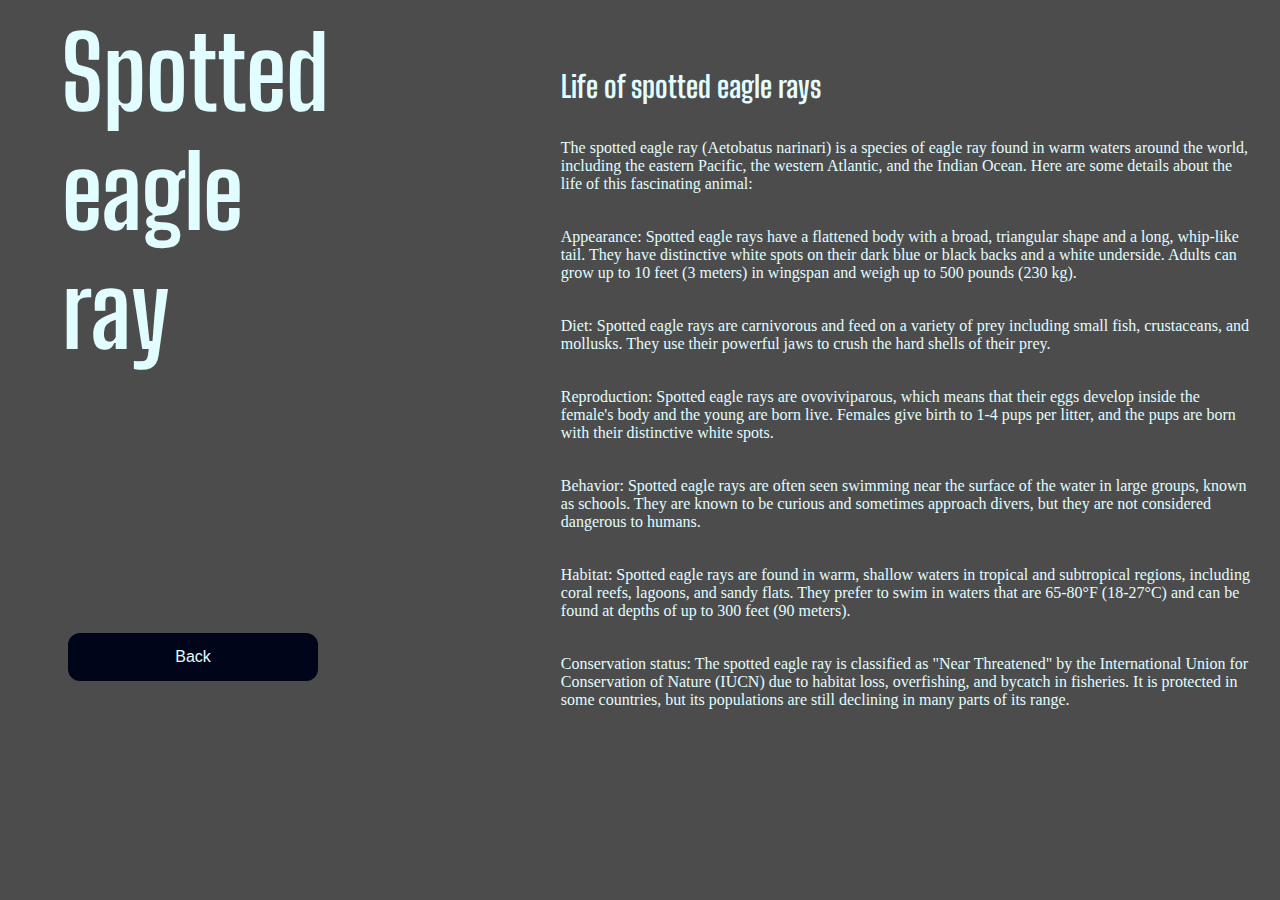
<file: Spotted eagle ray.html>
<!DOCTYPE html>
<html>
<head>
	<meta charset="utf-8">
	<meta name="viewport" content="width=device-width, initial-scale=1">
	<title>Spotted eagle ray</title>
	<link rel="stylesheet" type="text/css" href="Spotted eagle ray.css">
	<link rel="icon" type="text/css" href="https://cdn-icons-png.flaticon.com/512/47/47440.png">
	<style type="text/css">
		.button{
              background-color: #00051A; 
              color: #e2fdff;
              padding: 15px 32px;
              text-align: center;
              display: inline-block;
              font-size: 16px;
              float: left;
              border: 4px #86432d;
              margin-left: 60px;
              size: 70px;
              border-radius: 12px;
              width: 250px;
		}
		.button:hover{
			background-color: #001024;
			color: #b3faff;
			box-shadow: 0 12px 16px 0 rgba(0,0,0,0.5), 0 17px 50px 0 rgba(0,0,0,0.2);
		}
	</style>
</head>
<body>
<header><h1>Spotted eagle ray</h1></header>

<footer><h2>Life of spotted eagle rays</h2>

	<p>The spotted eagle ray (Aetobatus narinari) is a species of eagle ray found in warm waters around the world, including the eastern Pacific, the western Atlantic, and the Indian Ocean. Here are some details about the life of this fascinating animal:</p>
	
	<p>Appearance: Spotted eagle rays have a flattened body with a broad, triangular shape and a long, whip-like tail. They have distinctive white spots on their dark blue or black backs and a white underside. Adults can grow up to 10 feet (3 meters) in wingspan and weigh up to 500 pounds (230 kg).</p>
	
	<p>Diet: Spotted eagle rays are carnivorous and feed on a variety of prey including small fish, crustaceans, and mollusks. They use their powerful jaws to crush the hard shells of their prey.</p>
	
	<p>Reproduction: Spotted eagle rays are ovoviviparous, which means that their eggs develop inside the female's body and the young are born live. Females give birth to 1-4 pups per litter, and the pups are born with their distinctive white spots.</p>

	<p>Behavior: Spotted eagle rays are often seen swimming near the surface of the water in large groups, known as schools. They are known to be curious and sometimes approach divers, but they are not considered dangerous to humans.</p>

	<p>Habitat: Spotted eagle rays are found in warm, shallow waters in tropical and subtropical regions, including coral reefs, lagoons, and sandy flats. They prefer to swim in waters that are 65-80°F (18-27°C) and can be found at depths of up to 300 feet (90 meters).</p>

    <p>Conservation status: The spotted eagle ray is classified as "Near Threatened" by the International Union for Conservation of Nature (IUCN) due to habitat loss, overfishing, and bycatch in fisheries. It is protected in some countries, but its populations are still declining in many parts of its range.</p>

</footer>

<div id="menu">
	<a href="file:///D:/tt/%D1%81%D0%B0%D0%B9%D1%82%20n/%D0%BE%D1%81%D0%BD%D0%BE%D0%B2%D0%B0.html"><button class="button">Back</button></a>
</div>

</body>
</html>
</file>
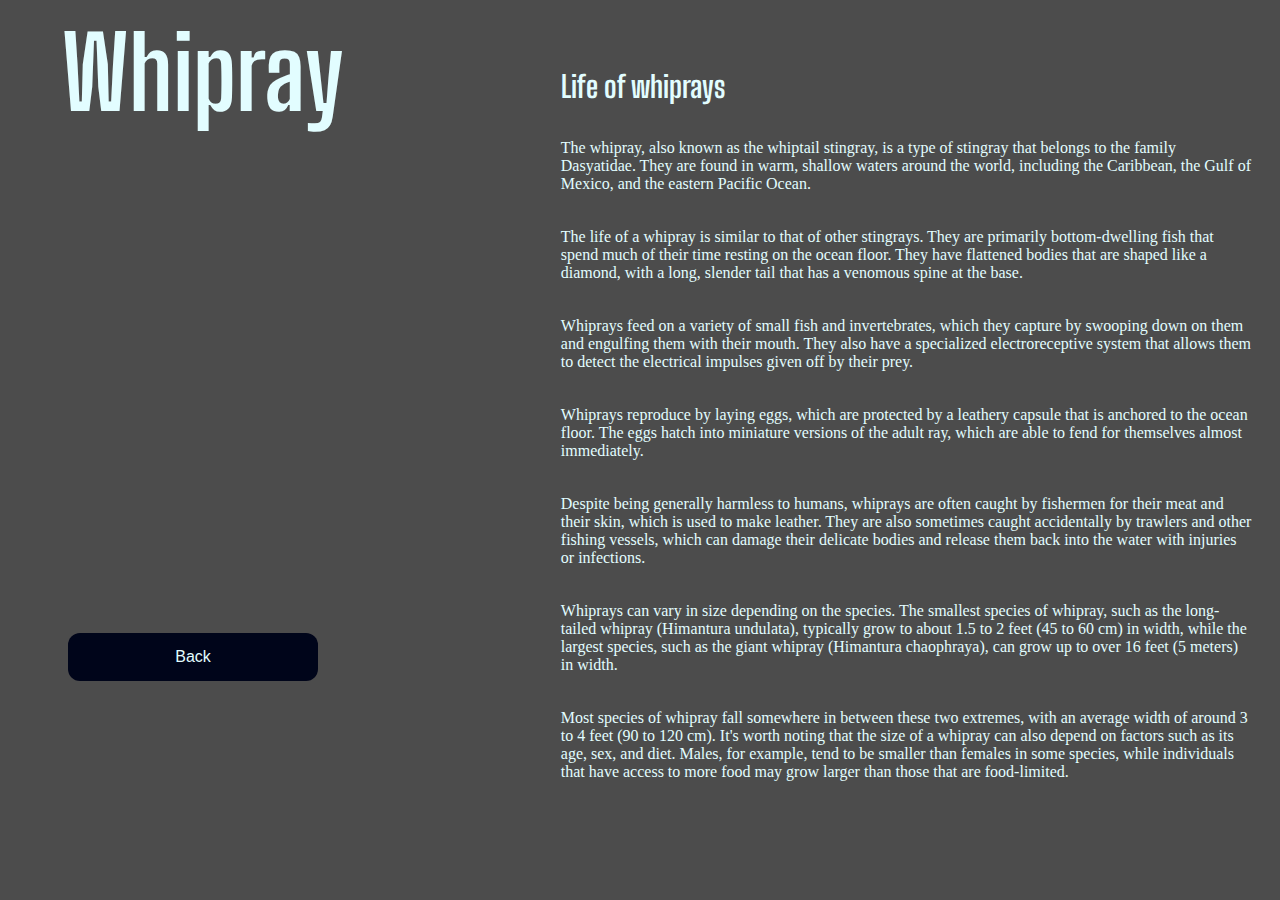
<file: Whipray.html>
<!DOCTYPE html>
<html>
<head>
	<meta charset="utf-8">
	<meta name="viewport" content="width=device-width, initial-scale=1">
	<title>Whipray</title>
	<link rel="stylesheet" type="text/css" href="Whipray.css">
	<link rel="icon" type="text/css" href="https://cdn-icons-png.flaticon.com/512/47/47440.png">
	<style type="text/css">
		.button{
              background-color: #00051A; 
              color: #e2fdff;
              padding: 15px 32px;
              text-align: center;
              display: inline-block;
              font-size: 16px;
              float: left;
              border: 4px #86432d;
              margin-left: 60px;
              size: 70px;
              border-radius: 12px;
              width: 250px;
		}
		.button:hover{
			background-color: #001024;
			color: #b3faff;
			box-shadow: 0 12px 16px 0 rgba(0,0,0,0.5), 0 17px 50px 0 rgba(0,0,0,0.2);
		}
	</style>
</head>
<body>
<header><h1>Whipray</h1></header>

<footer><h2>Life of whiprays</h2>

	<p>The whipray, also known as the whiptail stingray, is a type of stingray that belongs to the family Dasyatidae. They are found in warm, shallow waters around the world, including the Caribbean, the Gulf of Mexico, and the eastern Pacific Ocean.</p>
	
	<p>The life of a whipray is similar to that of other stingrays. They are primarily bottom-dwelling fish that spend much of their time resting on the ocean floor. They have flattened bodies that are shaped like a diamond, with a long, slender tail that has a venomous spine at the base.</p>
	
	<p>Whiprays feed on a variety of small fish and invertebrates, which they capture by swooping down on them and engulfing them with their mouth. They also have a specialized electroreceptive system that allows them to detect the electrical impulses given off by their prey.</p>
	
	<p>Whiprays reproduce by laying eggs, which are protected by a leathery capsule that is anchored to the ocean floor. The eggs hatch into miniature versions of the adult ray, which are able to fend for themselves almost immediately.</p>

	<p>Despite being generally harmless to humans, whiprays are often caught by fishermen for their meat and their skin, which is used to make leather. They are also sometimes caught accidentally by trawlers and other fishing vessels, which can damage their delicate bodies and release them back into the water with injuries or infections.</p>

	<p>Whiprays can vary in size depending on the species. The smallest species of whipray, such as the long-tailed whipray (Himantura undulata), typically grow to about 1.5 to 2 feet (45 to 60 cm) in width, while the largest species, such as the giant whipray (Himantura chaophraya), can grow up to over 16 feet (5 meters) in width.</p>

    <p>Most species of whipray fall somewhere in between these two extremes, with an average width of around 3 to 4 feet (90 to 120 cm). It's worth noting that the size of a whipray can also depend on factors such as its age, sex, and diet. Males, for example, tend to be smaller than females in some species, while individuals that have access to more food may grow larger than those that are food-limited.</p>

</footer>

<div id="menu">
	<a href="file:///D:/tt/%D1%81%D0%B0%D0%B9%D1%82%20n/%D0%BE%D1%81%D0%BD%D0%BE%D0%B2%D0%B0.html"><button class="button">Back</button></a>
</div>

</body>
</html>
</file>
<file: файл.css>
@import url('https://fonts.googleapis.com/css2?family=Big+Shoulders+Display:wght@100&display=swap');
body{
	background: linear-gradient(0deg, rgba(0, 0, 0, 0.5), rgba(0, 0, 0, 0.5)), url(https://media.npr.org/assets/img/2022/08/16/mantaray_rachelgraham-afa5968b3a4871b70d4bb726445f7b016da4044d.jpg);
    background-size: 1550px 855px;
    background-attachment: fixed;
}
header{
	height: 150px;
	width: 600px;
	background-color: none;
	margin-top: none;
}
h1{
	font-size: 80px;
	color: #e2fdff;
	font-family: 'Big Shoulders Display', cursive;
	margin-left: 60px;
}
h2{
	font-size: 50px;
	color: #e2fdff;
	font-family: 'Big Shoulders Display', cursive;
	margin-top: -10px;
	margin-left: 40px;
	text-align: center;
}
h3{
	font-size: 40px;
	color: #e2fdff;
	font-family: 'Big Shoulders Display', cursive;
}
p{
  font-family: ;
  color: #e2fdff;
  font-size: ;
  margin-left: 100px;
  margin-right: 40px;
  text-align: center;
  }
.button{
    background-color: #00051A; 
    color: #e2fdff;
    padding: 15px 32px;
    text-align: center;
    display: inline-block;
    font-size: 16px;
    float: left;
    border: 4px #86432d;
    margin-left: 60px;
    size: 70px;
    border-radius: 12px;
    width: 250px;
		}
.button:hover{
	background-color: #001024;
	color: #b3faff;
	box-shadow: 0 12px 16px 0 rgba(0,0,0,0.5), 0 17px 50px 0 rgba(0,0,0,0.2);
		}
#er{
width: 400px;
height: 500px;
margin-top: 70px;
float: left;
}
#text{
	height: 480px;
	width: 800px;
	background-color: none;
	float: left;
	margin-top: 70px;
	margin-left: 220px;
}
#works{
	width: 100%;
	height: 200px;
	background-color: none;
	float: none;
	margin-top: 650px;
}
</file>
<file: Blacktip reef sharks.css>
@import url('https://fonts.googleapis.com/css2?family=Big+Shoulders+Display:wght@100&display=swap');
body{
    background: linear-gradient(0deg, rgba(0, 0, 0, 0.7), rgba(0, 0, 0, 0.7)), url(https://natureconservancy-h.assetsadobe.com/is/image/content/dam/tnc/nature/en/photos/tnc_93767916.jpg?crop=0%2C83%2C4000%2C2500&wid=1640&hei=1025&scl=2.4390243902439024);
    background-size: 1450px 755px;
    background-attachment: fixed;
}
header{
	height: none;
  width: 20%;
	background-color: none;
  float: left;
}
h1{
	font-family: 'Big Shoulders Display', cursive;
  color: #e2fdff;
  font-size: 100px;
  margin-left: 54px;
  margin-top: 5px;

}
h2{
	font-family: 'Big Shoulders Display', cursive;
  color: #e2fdff;
  font-size: 30px;
  margin-left: 300px;
}

footer{
	width: 80%;
	height: 590px;
  float: left;
  margin-top: 35px;
}
p{
  font-family: ;
  color: #e2fdff;
  font-size: ;
  margin-left: 300px;
  margin-right: 20px;
  margin-top: 35px;
  float: lefts;
}
div{
}
</file>
<file: Blue-spotted stingray.css>
@import url('https://fonts.googleapis.com/css2?family=Big+Shoulders+Display:wght@100&display=swap');
body{
    background: linear-gradient(0deg, rgba(0, 0, 0, 0.7), rgba(0, 0, 0, 0.7)), url(https://images6.alphacoders.com/411/411501.jpg);
    background-size: 1550px 955px;
    background-attachment: fixed;
}
header{
	height: none;
  width: 20%;
	background-color: none;
  float: left;
}
h1{
	font-family: 'Big Shoulders Display', cursive;
  color: #e2fdff;
  font-size: 100px;
  margin-left: 54px;
  margin-top: 5px;

}
h2{
	font-family: 'Big Shoulders Display', cursive;
  color: #e2fdff;
  font-size: 30px;
  margin-left: 300px;
}

footer{
	width: 80%;
	height: 590px;
  float: left;
  margin-top: 35px;
}
p{
  font-family: ;
  color: #e2fdff;
  font-size: ;
  margin-left: 300px;
  margin-right: 20px;
  margin-top: 35px;
  float: lefts;
}
div{

}
</file>
<file: Bull ray.css>
@import url('https://fonts.googleapis.com/css2?family=Big+Shoulders+Display:wght@100&display=swap');
body{
    background: linear-gradient(0deg, rgba(0, 0, 0, 0.6), rgba(0, 0, 0, 0.6)), url(https://inaturalist-open-data.s3.amazonaws.com/photos/99351547/original.jpeg);
    background-size: 1550px 855px;
    background-attachment: fixed;
}
header{
	height: none;
  width: 20%;
	background-color: none;
  float: left;
}
h1{
	font-family: 'Big Shoulders Display', cursive;
  color: #e2fdff;
  font-size: 100px;
  margin-left: 54px;
  margin-top: 5px;

}
h2{
	font-family: 'Big Shoulders Display', cursive;
  color: #e2fdff;
  font-size: 30px;
  margin-left: 300px;
}

footer{
	width: 80%;
	height: 590px;
  float: left;
  margin-top: 35px;
}
p{
  font-family: ;
  color: #e2fdff;
  font-size: ;
  margin-left: 300px;
  margin-right: 20px;
  margin-top: 35px;
  float: lefts;
}
div{

}
</file>
<file: mantarey.css>
@import url('https://fonts.googleapis.com/css2?family=Big+Shoulders+Display:wght@100&display=swap');
body{
    background: linear-gradient(0deg, rgba(0, 0, 0, 0.7), rgba(0, 0, 0, 0.7)), url(https://wallpapercave.com/wp/wp2146857.jpg);
    background-size: 1550px 955px;
}
header{
	height: none;
  width: 20%;
	background-color: none;
  float: left;
}
h1{
	font-family: 'Big Shoulders Display', cursive;
  color: #e2fdff;
  font-size: 100px;
  margin-left: 54px;
  margin-top: 5px;

}
h2{
	font-family: 'Big Shoulders Display', cursive;
  color: #e2fdff;
  font-size: 30px;
  margin-left: 300px;
}

footer{
	width: 80%;
	height: 590px;
  float: left;
  margin-top: 35px;
}
p{
  font-family: ;
  color: #e2fdff;
  font-size: ;
  margin-left: 300px;
  margin-right: 20px;
  margin-top: 35px;
  float: lefts;
}
div{

}
</file>
<file: Porcupine ray.css>
@import url('https://fonts.googleapis.com/css2?family=Big+Shoulders+Display:wght@100&display=swap');
body{
    background: linear-gradient(0deg, rgba(0, 0, 0, 0.6), rgba(0, 0, 0, 0.6)), url(https://content.api.news/v3/images/bin/1723d5a28c3e40bd13df60f5feb0eade);
    background-size: 1550px 755px;
}
header{
	height: none;
  width: 20%;
	background-color: none;
  float: left;
}
h1{
	font-family: 'Big Shoulders Display', cursive;
  color: #e2fdff;
  font-size: 100px;
  margin-left: 54px;
  margin-top: 5px;

}
h2{
	font-family: 'Big Shoulders Display', cursive;
  color: #e2fdff;
  font-size: 30px;
  margin-left: 300px;
}

footer{
	width: 80%;
	height: 590px;
  float: left;
  margin-top: 35px;
}
p{
  font-family: ;
  color: #e2fdff;
  font-size: ;
  margin-left: 300px;
  margin-right: 20px;
  margin-top: 35px;
  float: lefts;
}
div{

}
</file>
<file: Round ribbontail ray.css>
@import url('https://fonts.googleapis.com/css2?family=Big+Shoulders+Display:wght@100&display=swap');
body{
    background: linear-gradient(0deg, rgba(0, 0, 0, 0.7), rgba(0, 0, 0, 0.7)), url(https://images.reeflifesurvey.com/0/species_88_5705b3d52654b.w1300.h866.jpg);
    background-size: 1550px 805px;
}
header{
	height: none;
  width: 20%;
	background-color: none;
  float: left;
}
h1{
	font-family: 'Big Shoulders Display', cursive;
  color: #e2fdff;
  font-size: 100px;
  margin-left: 54px;
  margin-top: 5px;

}
h2{
	font-family: 'Big Shoulders Display', cursive;
  color: #e2fdff;
  font-size: 30px;
  margin-left: 300px;
}

footer{
	width: 80%;
	height: 590px;
  float: left;
  margin-top: 35px;
}
p{
  font-family: ;
  color: #e2fdff;
  font-size: ;
  margin-left: 300px;
  margin-right: 20px;
  margin-top: 35px;
  float: lefts;
}
div{

}
</file>
<file: Smooth butterfly ray.css>
@import url('https://fonts.googleapis.com/css2?family=Big+Shoulders+Display:wght@100&display=swap');
body{
    background: linear-gradient(0deg, rgba(0, 0, 0, 0.6), rgba(0, 0, 0, 0.6)), url(https://i2.wp.com/img-fotki.yandex.ru/get/9329/137106206.408/0_dee54_14bf474f_orig.jpg);
    background-size: 1550px 855px;
}
header{
	height: none;
  width: 20%;
	background-color: none;
  float: left;
}
h1{
	font-family: 'Big Shoulders Display', cursive;
  color: #e2fdff;
  font-size: 100px;
  margin-left: 54px;
  margin-top: 5px;

}
h2{
	font-family: 'Big Shoulders Display', cursive;
  color: #e2fdff;
  font-size: 30px;
  margin-left: 300px;
}

footer{
	width: 80%;
	height: 590px;
  float: left;
  margin-top: 35px;
}
p{
  font-family: ;
  color: #e2fdff;
  font-size: ;
  margin-left: 300px;
  margin-right: 20px;
  margin-top: 35px;
  float: lefts;
}
div{

}
</file>
<file: Southern stingray.css>
@import url('https://fonts.googleapis.com/css2?family=Big+Shoulders+Display:wght@100&display=swap');
body{
    background: linear-gradient(0deg, rgba(0, 0, 0, 0.7), rgba(0, 0, 0, 0.7)), url(https://cdn.wallpapersafari.com/58/45/3HQorN.jpg);
    background-size: 1550px 755px;
}
header{
	height: none;
  width: 20%;
	background-color: none;
  float: left;
}
h1{
	font-family: 'Big Shoulders Display', cursive;
  color: #e2fdff;
  font-size: 100px;
  margin-left: 54px;
  margin-top: 5px;

}
h2{
	font-family: 'Big Shoulders Display', cursive;
  color: #e2fdff;
  font-size: 30px;
  margin-left: 300px;
}

footer{
	width: 80%;
	height: 590px;
  float: left;
  margin-top: 35px;
}
p{
  font-family: ;
  color: #e2fdff;
  font-size: ;
  margin-left: 300px;
  margin-right: 20px;
  margin-top: 35px;
  float: lefts;
}
div{

}
</file>
<file: Spotted eagle ray.css>
@import url('https://fonts.googleapis.com/css2?family=Big+Shoulders+Display:wght@100&display=swap');
body{
    background: linear-gradient(0deg, rgba(0, 0, 0, 0.7), rgba(0, 0, 0, 0.7)), url(https://upload.wikimedia.org/wikipedia/commons/a/ad/Eagle_Ray_Turks_and_Caicos_Dec_15_2006.JPG);
    background-size: 1550px 755px;
}
header{
	height: none;
  width: 20%;
	background-color: none;
  float: left;
}
h1{
	font-family: 'Big Shoulders Display', cursive;
  color: #e2fdff;
  font-size: 100px;
  margin-left: 54px;
  margin-top: 5px;

}
h2{
	font-family: 'Big Shoulders Display', cursive;
  color: #e2fdff;
  font-size: 30px;
  margin-left: 300px;
}

footer{
	width: 80%;
	height: 590px;
  float: left;
  margin-top: 35px;
}
p{
  font-family: ;
  color: #e2fdff;
  font-size: ;
  margin-left: 300px;
  margin-right: 20px;
  margin-top: 35px;
  float: lefts;
}
div{

}
</file>
<file: Whipray.css>
@import url('https://fonts.googleapis.com/css2?family=Big+Shoulders+Display:wght@100&display=swap');
body{
    background: linear-gradient(0deg, rgba(0, 0, 0, 0.7), rgba(0, 0, 0, 0.7)), url(https://inaturalist-open-data.s3.amazonaws.com/photos/31196639/original.jpeg);
    background-size: 1550px 955px;
}
header{
	height: none;
  width: 20%;
	background-color: none;
  float: left;
}
h1{
	font-family: 'Big Shoulders Display', cursive;
  color: #e2fdff;
  font-size: 100px;
  margin-left: 54px;
  margin-top: 5px;

}
h2{
	font-family: 'Big Shoulders Display', cursive;
  color: #e2fdff;
  font-size: 30px;
  margin-left: 300px;
}

footer{
	width: 80%;
	height: 590px;
  float: left;
  margin-top: 35px;
}
p{
  font-family: ;
  color: #e2fdff;
  font-size: ;
  margin-left: 300px;
  margin-right: 20px;
  margin-top: 35px;
  float: lefts;
}
div{

}
</file>
